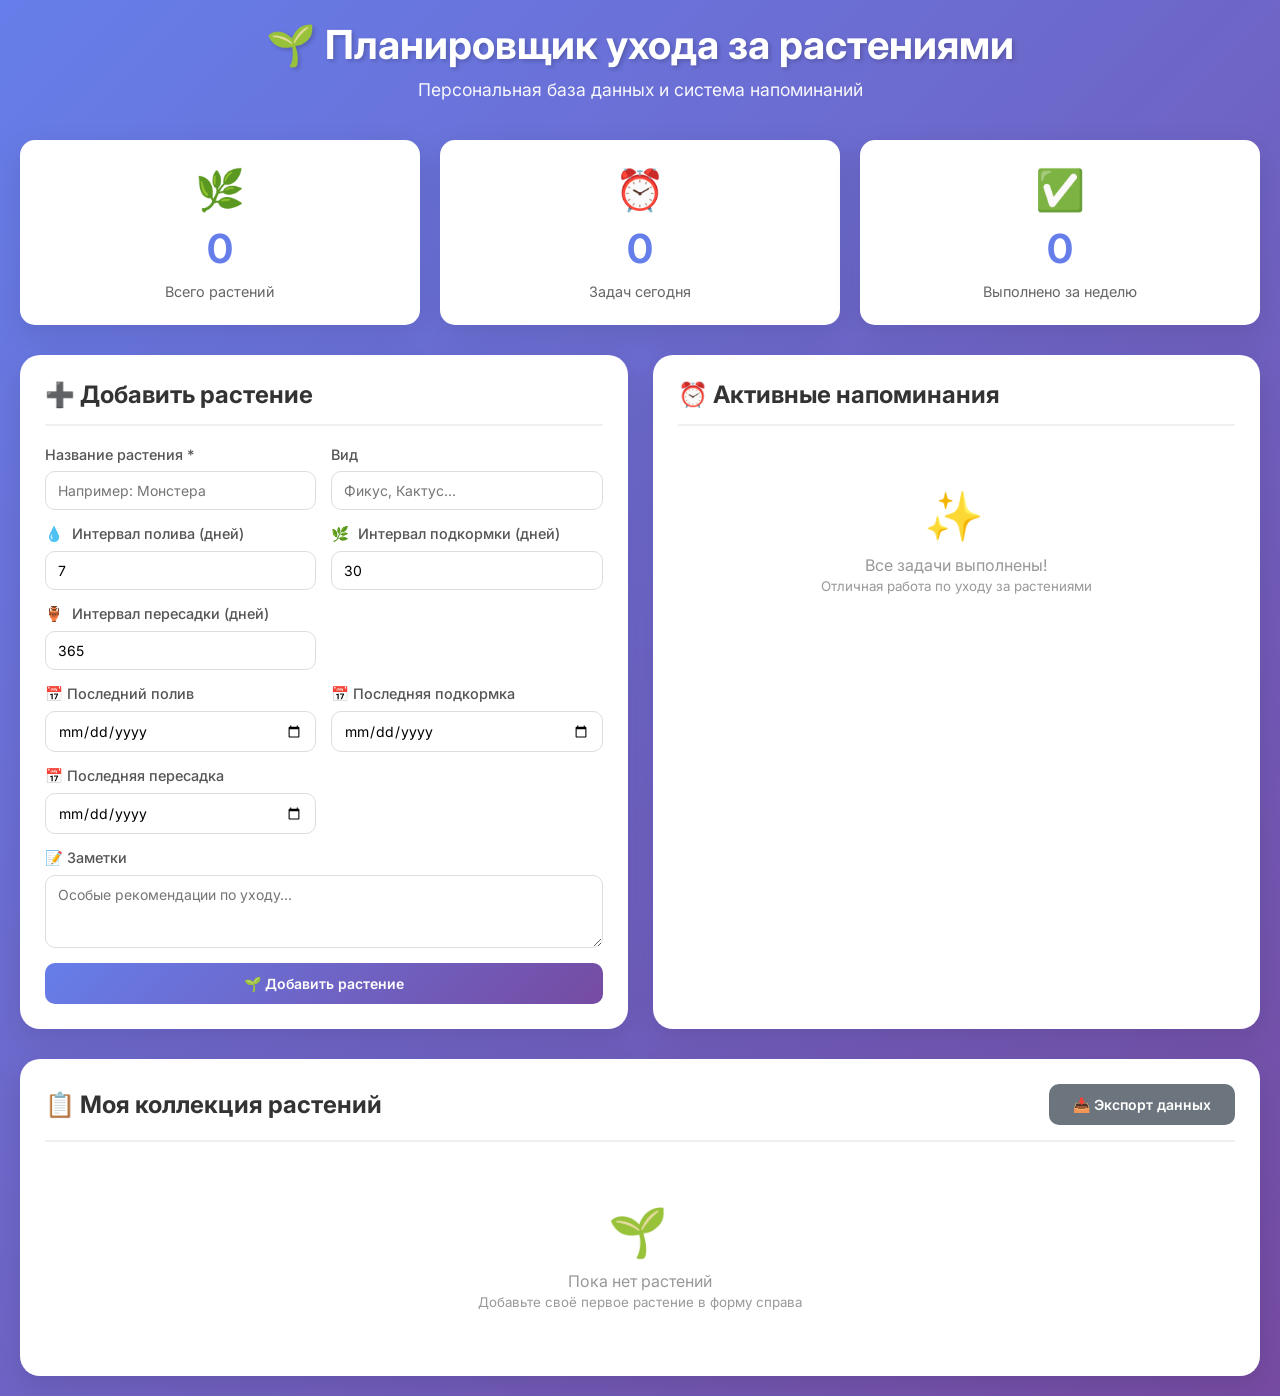
<file: index.html>
<!DOCTYPE html>
<html lang="ru">
<head>
    <meta charset="UTF-8">
    <meta name="viewport" content="width=device-width, initial-scale=1.0">
    <title>🌱 Планировщик ухода за комнатными растениями</title>
    <link rel="stylesheet" href="style.css">
    <link href="https://fonts.googleapis.com/css2?family=Inter:ital,wght@0,100..900;1,100..900&display=swap" rel="stylesheet">
</head>
<body>
    <div class="container">
        <header class="header">
            <h1>
                <span class="icon">🌱</span>
                Планировщик ухода за растениями
            </h1>
            <p class="subtitle">Персональная база данных и система напоминаний</p>
        </header>

        <div class="stats-grid">
            <div class="stat-card">
                <div class="stat-icon">🌿</div>
                <div class="stat-number" id="totalPlants">0</div>
                <div class="stat-label">Всего растений</div>
            </div>
            <div class="stat-card">
                <div class="stat-icon">⏰</div>
                <div class="stat-number" id="pendingTasks">0</div>
                <div class="stat-label">Задач сегодня</div>
            </div>
            <div class="stat-card">
                <div class="stat-icon">✅</div>
                <div class="stat-number" id="completedTasks">0</div>
                <div class="stat-label">Выполнено за неделю</div>
            </div>
        </div>

        <div class="main-grid">
            <!-- Форма добавления -->
            <div class="card">
                <div class="card-header">
                    <h2>➕ Добавить растение</h2>
                </div>
                <form id="plantForm" class="plant-form">
                    <div class="form-row">
                        <div class="form-group">
                            <label for="name">Название растения *</label>
                            <input type="text" id="name" required placeholder="Например: Монстера">
                        </div>
                        <div class="form-group">
                            <label for="species">Вид</label>
                            <input type="text" id="species" placeholder="Фикус, Кактус...">
                        </div>
                    </div>

                    <div class="form-row">
                        <div class="form-group">
                            <label for="wateringInterval">
                                <span class="emoji">💧</span> Интервал полива (дней)
                            </label>
                            <input type="number" id="wateringInterval" value="7" min="1" required>
                        </div>
                        <div class="form-group">
                            <label for="fertilizingInterval">
                                <span class="emoji">🌿</span> Интервал подкормки (дней)
                            </label>
                            <input type="number" id="fertilizingInterval" value="30" min="1" required>
                        </div>
                        <div class="form-group">
                            <label for="repottingInterval">
                                <span class="emoji">🏺</span> Интервал пересадки (дней)
                            </label>
                            <input type="number" id="repottingInterval" value="365" min="1" required>
                        </div>
                    </div>

                    <div class="form-row">
                        <div class="form-group">
                            <label for="lastWatered">📅 Последний полив</label>
                            <input type="date" id="lastWatered">
                        </div>
                        <div class="form-group">
                            <label for="lastFertilized">📅 Последняя подкормка</label>
                            <input type="date" id="lastFertilized">
                        </div>
                        <div class="form-group">
                            <label for="lastRepotted">📅 Последняя пересадка</label>
                            <input type="date" id="lastRepotted">
                        </div>
                    </div>

                    <div class="form-group">
                        <label for="notes">📝 Заметки</label>
                        <textarea id="notes" rows="3" placeholder="Особые рекомендации по уходу..."></textarea>
                    </div>

                    <button type="submit" class="btn btn-primary">
                        <span>🌱</span> Добавить растение
                    </button>
                </form>
            </div>

            <!-- Напоминания -->
            <div class="card">
                <div class="card-header">
                    <h2>⏰ Активные напоминания</h2>
                </div>
                <div id="remindersList" class="reminders-list"></div>
            </div>
        </div>

        <!-- Список растений -->
        <div class="card full-width">
            <div class="card-header">
                <h2>📋 Моя коллекция растений</h2>
                <button class="btn btn-secondary" id="exportBtn">
                    📥 Экспорт данных
                </button>
            </div>
            <div id="plantsList" class="plants-list"></div>
        </div>
    </div>

    <!-- Модальное окно -->
    <div id="editModal" class="modal">
        <div class="modal-content">
            <div class="modal-header">
                <h2>✏️ Редактировать растение</h2>
                <span class="close">&times;</span>
            </div>
            <form id="editForm">
                <input type="hidden" id="editId">
                <div class="form-group">
                    <label>Название</label>
                    <input type="text" id="editName" required>
                </div>
                <div class="form-group">
                    <label>Вид</label>
                    <input type="text" id="editSpecies">
                </div>
                <div class="form-row">
                    <div class="form-group">
                        <label>💧 Полив (дней)</label>
                        <input type="number" id="editWateringInterval" required>
                    </div>
                    <div class="form-group">
                        <label>🌿 Подкормка (дней)</label>
                        <input type="number" id="editFertilizingInterval" required>
                    </div>
                    <div class="form-group">
                        <label>🏺 Пересадка (дней)</label>
                        <input type="number" id="editRepottingInterval" required>
                    </div>
                </div>
                <div class="form-actions">
                    <button type="submit" class="btn btn-primary">💾 Сохранить</button>
                    <button type="button" class="btn btn-secondary" onclick="closeModal()">Отмена</button>
                </div>
            </form>
        </div>
    </div>

    <script src="script.js"></script>
</body>
</html>
</file>
<file: style.css>
* {
    margin: 0;
    padding: 0;
    box-sizing: border-box;
}

body {
    font-family: 'Inter', -apple-system, BlinkMacSystemFont, 'Segoe UI', sans-serif;
    background: linear-gradient(135deg, #667eea 0%, #764ba2 100%);
    min-height: 100vh;
    padding: 20px;
}

.container {
    max-width: 1400px;
    margin: 0 auto;
}

/* Header */
.header {
    text-align: center;
    color: white;
    margin-bottom: 40px;
}

.header h1 {
    font-size: 2.5em;
    margin-bottom: 10px;
    text-shadow: 2px 2px 4px rgba(0,0,0,0.2);
}

.header .icon {
    display: inline-block;
    animation: bounce 2s infinite;
}

@keyframes bounce {
    0%, 100% { transform: translateY(0); }
    50% { transform: translateY(-5px); }
}

.subtitle {
    font-size: 1.1em;
    opacity: 0.95;
}

/* Stats Grid */
.stats-grid {
    display: grid;
    grid-template-columns: repeat(auto-fit, minmax(250px, 1fr));
    gap: 20px;
    margin-bottom: 30px;
}

.stat-card {
    background: white;
    border-radius: 15px;
    padding: 25px;
    text-align: center;
    box-shadow: 0 10px 30px rgba(0,0,0,0.1);
    transition: transform 0.3s ease;
}

.stat-card:hover {
    transform: translateY(-5px);
}

.stat-icon {
    font-size: 2.5em;
    margin-bottom: 10px;
}

.stat-number {
    font-size: 2.5em;
    font-weight: bold;
    color: #667eea;
    margin: 10px 0;
}

.stat-label {
    color: #666;
    font-size: 0.9em;
}

/* Grid Layout */
.main-grid {
    display: grid;
    grid-template-columns: 1fr 1fr;
    gap: 25px;
    margin-bottom: 30px;
}

/* Cards */
.card {
    background: white;
    border-radius: 20px;
    padding: 25px;
    box-shadow: 0 10px 30px rgba(0,0,0,0.1);
    transition: box-shadow 0.3s ease;
}

.card:hover {
    box-shadow: 0 15px 40px rgba(0,0,0,0.15);
}

.card-header {
    display: flex;
    justify-content: space-between;
    align-items: center;
    margin-bottom: 20px;
    padding-bottom: 15px;
    border-bottom: 2px solid #f0f0f0;
}

.card-header h2 {
    color: #333;
    font-size: 1.5em;
}

.full-width {
    grid-column: span 2;
}

/* Forms */
.plant-form {
    display: flex;
    flex-direction: column;
    gap: 15px;
}

.form-row {
    display: grid;
    grid-template-columns: repeat(auto-fit, minmax(200px, 1fr));
    gap: 15px;
}

.form-group {
    display: flex;
    flex-direction: column;
}

.form-group label {
    margin-bottom: 8px;
    color: #555;
    font-weight: 500;
    font-size: 0.9em;
}

.form-group input,
.form-group textarea,
.form-group select {
    padding: 10px 12px;
    border: 1px solid #ddd;
    border-radius: 10px;
    font-size: 14px;
    transition: all 0.3s ease;
    font-family: inherit;
}

.form-group input:focus,
.form-group textarea:focus {
    outline: none;
    border-color: #667eea;
    box-shadow: 0 0 0 3px rgba(102, 126, 234, 0.1);
}

.emoji {
    margin-right: 5px;
}

/* Buttons */
.btn {
    padding: 12px 24px;
    border: none;
    border-radius: 10px;
    font-size: 14px;
    font-weight: 600;
    cursor: pointer;
    transition: all 0.3s ease;
    font-family: inherit;
}

.btn-primary {
    background: linear-gradient(135deg, #667eea 0%, #764ba2 100%);
    color: white;
}

.btn-primary:hover {
    transform: translateY(-2px);
    box-shadow: 0 5px 15px rgba(102, 126, 234, 0.4);
}

.btn-secondary {
    background: #6c757d;
    color: white;
}

.btn-secondary:hover {
    background: #5a6268;
    transform: translateY(-2px);
}

/* Plants List */
.plants-list {
    max-height: 500px;
    overflow-y: auto;
    display: flex;
    flex-direction: column;
    gap: 15px;
}

.plant-item {
    background: #f8f9fa;
    border-radius: 12px;
    padding: 20px;
    transition: all 0.3s ease;
    border-left: 4px solid #667eea;
}

.plant-item:hover {
    transform: translateX(5px);
    box-shadow: 0 5px 15px rgba(0,0,0,0.1);
}

.plant-header {
    display: flex;
    justify-content: space-between;
    align-items: start;
    margin-bottom: 10px;
}

.plant-name {
    font-size: 1.2em;
    font-weight: bold;
    color: #333;
}

.plant-species {
    color: #667eea;
    font-size: 0.9em;
    margin-left: 10px;
}

.plant-details {
    display: grid;
    grid-template-columns: repeat(auto-fit, minmax(200px, 1fr));
    gap: 10px;
    margin: 15px 0;
    padding: 10px;
    background: white;
    border-radius: 10px;
}

.detail-item {
    font-size: 0.85em;
    color: #666;
}

.detail-label {
    font-weight: 600;
    color: #333;
}

.plant-notes {
    background: #fff3cd;
    padding: 10px;
    border-radius: 8px;
    margin: 10px 0;
    font-size: 0.85em;
    color: #856404;
}

.plant-actions {
    display: flex;
    gap: 10px;
    margin-top: 15px;
}

.plant-actions button {
    padding: 8px 16px;
    font-size: 13px;
}

.delete-btn {
    background: #dc3545;
    color: white;
}

.delete-btn:hover {
    background: #c82333;
}

/* Reminders */
.reminders-list {
    min-height: 300px;
    display: flex;
    flex-direction: column;
    gap: 12px;
}

.reminder-item {
    background: #fff3cd;
    border-left: 4px solid #ffc107;
    padding: 15px;
    border-radius: 10px;
    display: flex;
    justify-content: space-between;
    align-items: center;
    transition: all 0.3s ease;
}

.reminder-item.urgent {
    background: #f8d7da;
    border-left-color: #dc3545;
}

.reminder-content {
    flex: 1;
}

.reminder-text {
    font-weight: bold;
    color: #856404;
    font-size: 1em;
}

.reminder-date {
    font-size: 0.8em;
    color: #856404;
    margin-top: 5px;
}

.reminder-urgent {
    color: #dc3545;
    font-weight: bold;
}

.complete-btn {
    background: #28a745;
    color: white;
    padding: 8px 20px;
    border: none;
    border-radius: 8px;
    cursor: pointer;
    transition: all 0.3s ease;
}

.complete-btn:hover {
    background: #218838;
    transform: scale(1.05);
}

.empty-state {
    text-align: center;
    padding: 40px;
    color: #999;
}

.empty-state .emoji {
    font-size: 3em;
    margin-bottom: 10px;
    display: block;
}

/* Modal */
.modal {
    display: none;
    position: fixed;
    z-index: 1000;
    left: 0;
    top: 0;
    width: 100%;
    height: 100%;
    background: rgba(0,0,0,0.5);
    animation: fadeIn 0.3s ease;
}

@keyframes fadeIn {
    from { opacity: 0; }
    to { opacity: 1; }
}

.modal-content {
    background: white;
    margin: 50px auto;
    width: 90%;
    max-width: 600px;
    border-radius: 20px;
    animation: slideIn 0.3s ease;
}

@keyframes slideIn {
    from {
        transform: translateY(-50px);
        opacity: 0;
    }
    to {
        transform: translateY(0);
        opacity: 1;
    }
}

.modal-header {
    display: flex;
    justify-content: space-between;
    align-items: center;
    padding: 20px 25px;
    border-bottom: 1px solid #f0f0f0;
}

.modal-header h2 {
    color: #333;
}

.close {
    font-size: 28px;
    font-weight: bold;
    cursor: pointer;
    transition: color 0.3s ease;
}

.close:hover {
    color: #667eea;
}

#editForm {
    padding: 25px;
}

.form-actions {
    display: flex;
    gap: 10px;
    margin-top: 20px;
}

/* Scrollbar */
::-webkit-scrollbar {
    width: 8px;
}

::-webkit-scrollbar-track {
    background: #f1f1f1;
    border-radius: 10px;
}

::-webkit-scrollbar-thumb {
    background: #667eea;
    border-radius: 10px;
}

::-webkit-scrollbar-thumb:hover {
    background: #764ba2;
}

/* Responsive */
@media (max-width: 768px) {
    .main-grid {
        grid-template-columns: 1fr;
    }
    
    .full-width {
        grid-column: span 1;
    }
    
    .form-row {
        grid-template-columns: 1fr;
    }
    
    .plant-details {
        grid-template-columns: 1fr;
    }
    
    .reminder-item {
        flex-direction: column;
        gap: 10px;
    }
    
    .complete-btn {
        width: 100%;
    }
    
    .card-header {
        flex-direction: column;
        gap: 10px;
    }
}
</file>
